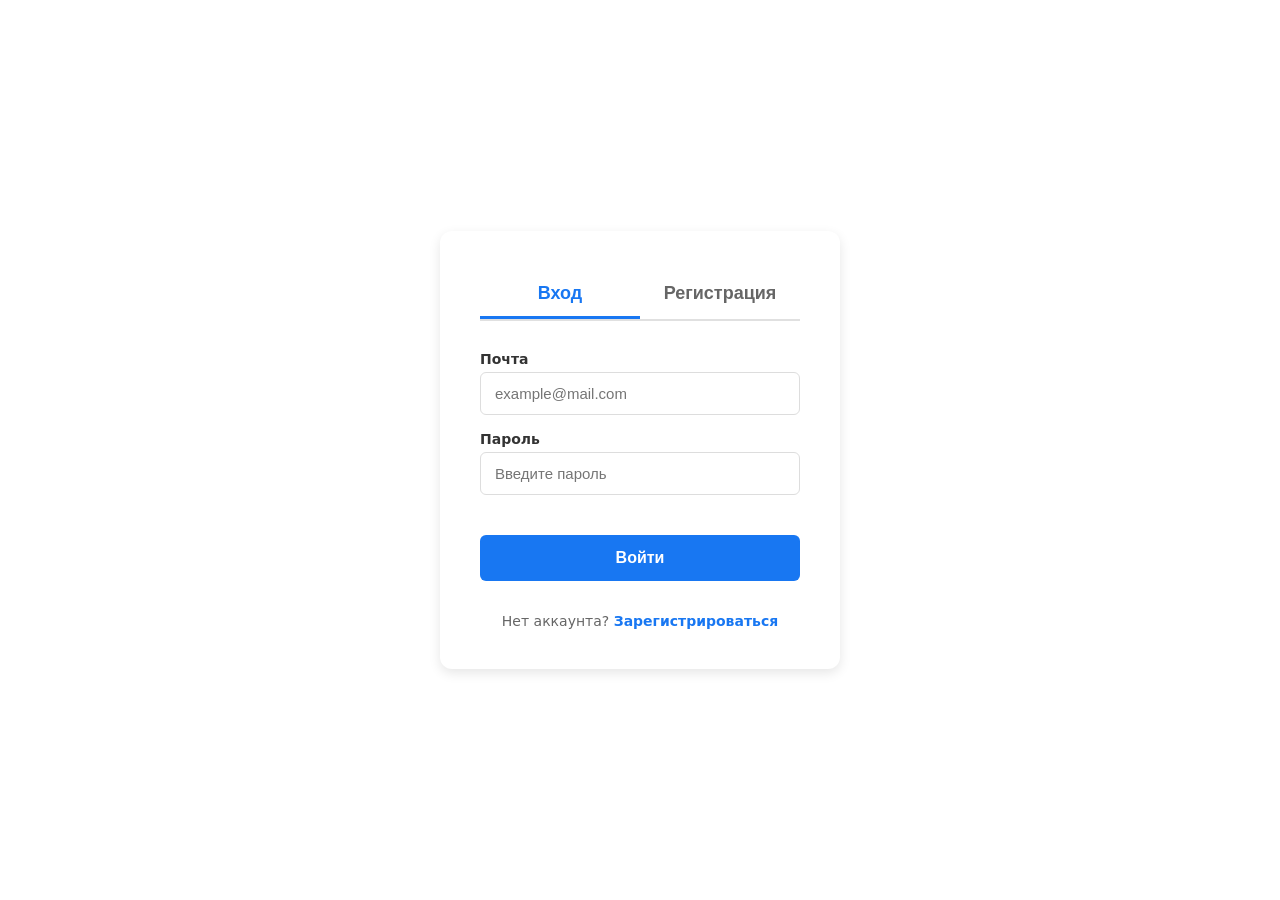
<file: frontend/index.html>
<!DOCTYPE html>
<html lang="en">
<head>
    <meta charset="UTF-8">
    <meta name="viewport" content="width=device-width, initial-scale=1.0">
    <link rel="stylesheet" href="style.css">
    <title>AI Finder</title>
</head>
<body>
    
    <div class="chat-window">
        <aside class="sidebar">
            <div class="sidebar-top">
                <a class="sidebar-logo" href="#" aria-label="AI Finder">
                    <span class="sidebar-logo-icon">
                        <svg width="22" height="22" viewBox="0 0 24 24" fill="none" aria-hidden="true">
                            <rect x="4" y="7" width="16" height="12" rx="3" stroke="currentColor" stroke-width="1.8"/>
                            <circle cx="9" cy="13" r="1.5" fill="currentColor"/>
                            <circle cx="15" cy="13" r="1.5" fill="currentColor"/>
                            <path d="M12 7V4" stroke="currentColor" stroke-width="1.8" stroke-linecap="round"/>
                            <circle cx="12" cy="3" r="1.2" fill="currentColor"/>
                        </svg>
                    </span>
                    <span class="sidebar-logo-text">AI Finder</span>
                </a>
                <button class="new-chat-btn" id="newChatBtn" type="button">
                    <i class="fas fa-plus"></i> + Новый чат
                </button>
                <div class="chat-history">
                    <div class="chat-history-title">История</div>
                    <div class="chat-history-list" id="chatHistoryList">
                        <div class="chat-history-empty">Чатов пока нет</div>
                    </div>
                </div>
            </div>

          <div class="sidebar-bottom">
    <div class="profile-card">
        <div class="profile-avatar">
            <i class="fas fa-user" style="color: white; font-size: 16px;"></i>
        </div>
        <div class="profile-info">
            <span class="profile-name" id="profileName"></span>
            <span class="profile-email" id="profileEmail"></span>
        </div>
        <div class="profile-menu-wrapper">
            <button class="profile-menu-btn" id="profileMenuBtn" title="Меню">
                <svg width="20" height="20" viewBox="0 0 24 24" fill="currentColor">
                    <circle cx="12" cy="5" r="2.5"/>
                    <circle cx="12" cy="12" r="2.5"/>
                    <circle cx="12" cy="19" r="2.5"/>
                </svg>
            </button>
            
            <div class="profile-dropdown" id="profileDropdown">
                <button class="dropdown-item" id="logoutBtn">
                    <i class="fas fa-sign-out-alt"></i> Выйти
                </button>
            </div>
        </div>
    </div>
</div>
        </aside>

        <main class="main-chat">
            <div class="chat-header">
                <h2><i class="fas fa-comment-dots" style="margin-right: 10px; color: #1a73e8;"></i>Новый чат</h2>
                <i class="fas fa-ellipsis-h"></i>
            </div>

            
            <div class="start-screen" id="startScreen">
                <div class="start-content">
                    <div class="logo">
                        <i class="fas fa-robot"></i>
                    </div>
                    <h1>Начните диалог</h1>
                    <p class="subtitle">Загрузите ваш документ и задайте вопрос</p>
                    <div class="start-input-wrapper">
                        <input type="text" id="startInput" placeholder="Введите запрос..." />
                        <div class="start-actions">
                            <button class="attach-btn" id="startAttachBtn" title="Прикрепить документ" type="button">
                                +
                            </button>
                            <button class="send-btn" id="startSendBtn" type="button">
                                ⮞
                            </button>
                        </div>
                    </div>
                </div>
            </div>

           
            <div class="messages-area hidden" id="messagesArea"></div>

            
            <div class="input-area" id="chatInputArea">
                <div id="selectedFilePreview" class="file-preview hidden"></div>

                <div class="input-wrapper">
                    <input type="text" id="chatInput" placeholder="Введите сообщение..." />
                    <div class="input-actions">
                        <input
                            type="file"
                            id="fileInput"
                            hidden
                            accept=".pdf,.docx,.txt,.md"
                        />

                        <button class="attach-btn" id="attachBtn" title="Прикрепить документ" type="button">
                            +
                        </button>
                        <button class="send-btn" id="chatSendBtn" type="button">
                            ⮞
                        </button>
                    </div>
                </div>
            </div>
        </main>
    </div>

  <script src="auth.js"></script>
  <script src="script2.js"></script>
</body>
</html>
</file>
<file: frontend/style.css>
* {
            margin: 0;
            padding: 0;
            box-sizing: border-box;
        }

        body {
            font-family: Arial, sans-serif;
            background: #f0f2f5;
            display: flex;
            justify-content: center;
            align-items: center;
            min-height: 100vh;
        }

        .container {
            background: white;
            padding: 40px;
            border-radius: 12px;
            box-shadow: 0 4px 12px rgba(0, 0, 0, 0.1);
            width: 400px;
            max-width: 95%;
        }

        
        .tabs {
            display: flex;
            margin-bottom: 30px;
            border-bottom: 2px solid #e0e0e0;
        }

        .tab-btn {
            flex: 1;
            padding: 12px;
            border: none;
            background: none;
            font-size: 18px;
            font-weight: 600;
            color: #666;
            cursor: pointer;
            transition: 0.3s;
            border-bottom: 3px solid transparent;
        }

        .tab-btn:hover {
            color: #1877f2;
        }

        .tab-btn.active {
            color: #1877f2;
            border-bottom-color: #1877f2;
        }

        
        .form {
            display: none;
            flex-direction: column;
            gap: 16px;
        }

        .form.active {
            display: flex;
        }

        .form-group {
            display: flex;
            flex-direction: column;
            gap: 5px;
        }

        .form-group label {
            font-size: 14px;
            font-weight: 600;
            color: #333;
        }

        .form-group input {
            padding: 12px 14px;
            border: 1px solid #ddd;
            border-radius: 6px;
            font-size: 15px;
            transition: 0.3s;
        }

        .form-group input:focus {
            outline: none;
            border-color: #1877f2;
            box-shadow: 0 0 0 3px rgba(24, 119, 242, 0.1);
        }

        .btn {
            padding: 14px;
            background: #1877f2;
            color: white;
            border: none;
            border-radius: 6px;
            font-size: 16px;
            font-weight: 600;
            cursor: pointer;
            transition: 0.3s;
            margin-top: 8px;
        }

        .btn:hover {
            background: #166fe5;
        }

        .btn:active {
            transform: scale(0.98);
        }

        .footer-text {
            text-align: center;
            font-size: 14px;
            color: #666;
            margin-top: 16px;
        }

        .footer-text a {
            color: #1877f2;
            text-decoration: none;
            font-weight: 600;
        }

        .footer-text a:hover {
            text-decoration: underline;
        }

        
        .error-msg {
            color: #e74c3c;
            font-size: 13px;
            
        } 

       * {
    margin: 0;
    padding: 0;
    box-sizing: border-box;
}

* {
    margin: 0;
    padding: 0;
    box-sizing: border-box;
}

body {
    background: #ffffff;
    display: flex;
    justify-content: center;
    align-items: center;
    min-height: 100vh;
    font-family: system-ui, -apple-system, 'Segoe UI', Roboto, sans-serif;
}

.chat-window {
    display: flex;
    width: 100vw;
    height: 100vh;
    background: #ffffff;
    overflow: hidden;
}


.sidebar {
    width: 260px;
    background: #f7f7f8;
    border-right: 1px solid #e4e4e7;
    display: flex;
    flex-direction: column;
    flex-shrink: 0;
    padding: 16px 12px 0 12px;
}

.sidebar-top {
    flex: 1;
    min-height: 0;
    display: flex;
    flex-direction: column;
    padding-bottom: 16px;
    overflow: hidden;
}

.sidebar-logo {
    display: flex;
    align-items: center;
    gap: 10px;
    padding: 8px 10px;
    margin-bottom: 20px;
    text-decoration: none;
    color: inherit;
    flex-shrink: 0;
    border-radius: 10px;
    transition: background 0.15s;
}

.sidebar-logo:hover {
    background: rgba(26, 115, 232, 0.06);
}

.sidebar-logo-icon {
    display: flex;
    align-items: center;
    justify-content: center;
    width: 36px;
    height: 36px;
    background: linear-gradient(135deg, #1a73e8 0%, #4285f4 100%);
    border-radius: 10px;
    color: #ffffff;
    flex-shrink: 0;
    box-shadow: 0 2px 8px rgba(26, 115, 232, 0.25);
}

.sidebar-logo-text {
    font-size: 17px;
    font-weight: 700;
    letter-spacing: -0.3px;
    color: #1c1c1e;
    line-height: 1.2;
}

.new-chat-btn {
    display: flex;
    align-items: center;
    justify-content: center;
    gap: 10px;
    background: #1a73e8;
    color: white;
    border: none;
    border-radius: 40px;
    padding: 10px 16px;
    font-size: 14px;
    font-weight: 600;
    cursor: pointer;
    width: calc(100% - 8px);
    margin-left: 8px;
    margin-top: 0;
    box-shadow: 0 2px 6px rgba(26, 115, 232, 0.25);
    letter-spacing: 0.2px;
    flex-shrink: 0;
    transition: background 0.15s;
}

.new-chat-btn:hover {
    background: #1557b0;
}

.new-chat-btn i {
    font-size: 16px;
    color: white;
}

.chat-history {
    flex: 1;
    margin-top: 18px;
    min-height: 0;
    display: flex;
    flex-direction: column;
    gap: 8px;
    overflow: hidden;
}

.chat-history-title {
    padding: 0 10px;
    font-size: 12px;
    font-weight: 700;
    line-height: 1.4;
    color: #6c6c70;
    text-transform: uppercase;
}

.chat-history-list {
    flex: 1;
    min-height: 0;
    display: flex;
    flex-direction: column;
    gap: 4px;
    overflow-y: auto;
    padding-right: 2px;
}

.chat-history-item {
    width: 100%;
    border: none;
    background: transparent;
    border-radius: 8px;
    padding: 9px 10px;
    text-align: left;
    color: #1c1c1e;
    cursor: pointer;
    font-family: inherit;
    transition: background 0.15s, color 0.15s;
}

.chat-history-item:hover {
    background: #ededf0;
}

.chat-history-item.active {
    background: #e6efff;
    color: #1557b0;
}

.chat-history-name,
.chat-history-date,
.chat-history-empty {
    display: block;
    overflow: hidden;
    text-overflow: ellipsis;
    white-space: nowrap;
}

.chat-history-name {
    font-size: 14px;
    font-weight: 500;
    line-height: 1.25;
}

.chat-history-date,
.chat-history-empty {
    margin-top: 3px;
    font-size: 12px;
    color: #7c7c82;
}

.chat-history-empty {
    padding: 8px 10px;
}

.sidebar-bottom {
     border-top: 1px solid #e4e4e7;
    padding: 12px 0 12px 0;
    margin-top: auto;
    flex-shrink: 0;
    background: #f7f7f8;
}

.profile-card {
     display: flex;
    align-items: center;
    gap: 12px;
    padding: 6px 10px;
    border-radius: 40px;
    background: #f0f0f2;
    cursor: default;
    position: relative;
}

.profile-avatar {
    width: 32px;
    height: 32px;
    background: #8e9aaf;
    border-radius: 50%;
    display: flex;
    align-items: center;
    justify-content: center;
    color: white;
    font-weight: 600;
    font-size: 14px;
    flex-shrink: 0;
}

.profile-info {
    flex: 1;
    display: flex;
    flex-direction: column;
    min-width: 0;
}

.profile-name {
    font-weight: 500;
    font-size: 14px;
    color: #1c1c1e;
    line-height: 1.3;
}

.profile-email {
     font-size: 11px;
    color: #6c6c70;
    white-space: nowrap;
    overflow: hidden;
    text-overflow: ellipsis;
}

.profile-icon {
    color: #6c6c70;
    font-size: 16px;
    margin-left: 4px;
}

.profile-menu-wrapper {
    position: relative;
    flex-shrink: 0;
}

.profile-menu-btn {
    background: transparent;
    border: none;
    color: #6c6c70;
    width: 32px;
    height: 32px;
    border-radius: 50%;
    display: flex;
    align-items: center;
    justify-content: center;
    cursor: pointer;
    transition: background 0.15s, color 0.15s;
    font-size: 18px;
}

.profile-menu-btn:hover {
    background: rgba(0, 0, 0, 0.06);
    color: #1c1c1e;
}

.profile-menu-btn:active {
    transform: scale(0.92);
}

.profile-dropdown {
    position: absolute;
    right: 0;
    bottom: calc(100% + 8px); 
    background: white;
    border-radius: 12px;
    box-shadow: 0 8px 24px rgba(0, 0, 0, 0.15);
    min-width: 180px;
    padding: 6px 0;
    opacity: 0;
    visibility: hidden;
    transform: translateY(8px); 
    transition: opacity 0.2s ease, transform 0.2s ease, visibility 0.2s ease;
    z-index: 1000;
}

.profile-dropdown.active {
    opacity: 1;
    visibility: visible;
    transform: translateY(0);
}

.dropdown-item {
    display: flex;
    align-items: center;
    gap: 12px;
    width: 100%;
    padding: 10px 16px;
    background: transparent;
    border: none;
    color: #1c1c1e;
    font-size: 14px;
    cursor: pointer;
    transition: background 0.15s;
    font-family: inherit;
}

.dropdown-item:hover {
    background: #f0f0f2;
}

.dropdown-item i {
    font-size: 16px;
    color: #6c6c70;
    width: 20px;
    text-align: center;
}

.dropdown-item.logout-item {
    color: #e53935;
}

.dropdown-item.logout-item i {
    color: #e53935;
}

.dropdown-item.logout-item:hover {
    background: #fde8e8;
}

.main-chat {
    flex: 1;
    display: flex;
    flex-direction: column;
    background: #ffffff;
    min-width: 0;
}

.chat-header {
    padding: 18px 28px;
    border-bottom: 1px solid #ececef;
    display: flex;
    align-items: center;
    justify-content: space-between;
    flex-shrink: 0;
    background: #fafafb;
}

.chat-header h2 {
    font-size: 18px;
    font-weight: 500;
    color: #1c1c1e;
    letter-spacing: -0.2px;
}

.chat-header i {
    color: #6c6c70;
    font-size: 18px;
    cursor: default;
}


.messages-area {
    flex: 1;
    padding: 40px 28px 20px 28px;
    overflow-y: auto;
    display: flex;
    flex-direction: column;
    align-items: center;
    gap: 22px;
    background: #ffffff;
}

.messages-area.hidden {
    display: none;
}

.message {
    display: flex;
    gap: 14px;
    width: 100%;
    max-width: 700px;
}

.message.user {
    flex-direction: row-reverse;
}

.message-avatar {
    width: 36px;
    height: 36px;
    border-radius: 50%;
    display: flex;
    align-items: center;
    justify-content: center;
    font-weight: 500;
    font-size: 16px;
    flex-shrink: 0;
    color: white;
}

.message-avatar.gpt {
    background: #1a73e8;
}

.message-avatar.user {
    background: #8e9aaf;
}

.message-bubble {
    background: #f1f3f5;
    padding: 12px 18px;
    border-radius: 18px;
    border-top-left-radius: 6px;
    font-size: 15px;
    line-height: 1.5;
    color: #1d1d1f;
    box-shadow: 0 1px 3px rgba(0,0,0,0.02);
    word-break: break-word;
    flex: 1;
}

.message.user .message-bubble {
    background: #1a73e8;
    color: white;
    border-top-left-radius: 18px;
    border-top-right-radius: 6px;
}

.message-bubble p {
    margin-bottom: 4px;
}
.message-bubble p:last-child {
    margin-bottom: 0;
}

.message-time {
    font-size: 11px;
    color: #8e8e93;
    margin-top: 5px;
    text-align: right;
}

.message.user .message-time {
    color: #c8d7f0;
}

.message-loader {
    display: inline-flex;
    align-items: center;
    gap: 10px;
    color: #6c6c70;
    font-size: 14px;
}

.message-spinner {
    width: 16px;
    height: 16px;
    border: 2px solid #cfd6df;
    border-top-color: #1a73e8;
    border-radius: 50%;
    flex-shrink: 0;
    animation: message-spin 0.8s linear infinite;
}

@keyframes message-spin {
    to {
        transform: rotate(360deg);
    }
}


.start-screen {
    flex: 1;
    display: flex;
    flex-direction: column;
    align-items: center;
    justify-content: center;
    padding: 40px;
    background: #ffffff;
}

.start-screen.hidden {
    display: none;
}

.start-content {
    display: flex;
    flex-direction: column;
    align-items: center;
    margin-top: -90px;
}

.start-screen .logo {
    font-size: 48px;
    color: #1a73e8;
    margin-bottom: 16px;
}

.start-screen h1 {
    font-size: 28px;
    font-weight: 500;
    color: #1c1c1e;
    margin-bottom: 8px;
}

.start-screen .subtitle {
    font-size: 16px;
    color: #6c6c70;
    margin-bottom: 32px;
}

.start-input-wrapper {
    display: flex;
    align-items: center;
    gap: 12px;
    background: white;
    border: 2px solid #d9d9de;
    border-radius: 40px;
    padding: 6px 6px 6px 24px;
    width: 600px;
    max-width: 600px;
    box-shadow: 0 4px 12px rgba(0,0,0,0.05);
    transition: border-color 0.2s, box-shadow 0.2s;
    margin-bottom: 70px;
}

.start-input-wrapper:focus-within {
    border-color: #1a73e8;
    box-shadow: 0 4px 16px rgba(26, 115, 232, 0.15);
}

.start-input-wrapper input {
    flex: 1;
    border: none;
    outline: none;
    font-size: 16px;
    padding: 14px 0;
    background: transparent;
    color: #1c1c1e;
}

.start-input-wrapper input::placeholder {
    color: #99999e;
}


.start-actions {
    display: flex;
    align-items: center;
    gap: 6px;
}


 .start-actions .attach-btn {
    background: transparent !important;
    color: #6c6c70;
    border: none;
    width: 36px;
    height: 36px;
    display: flex;
    align-items: center;
    justify-content: center;
    font-size: 28px;
    font-weight: 300;
    cursor: pointer;
    transition: color 0.15s, transform 0.1s;
    flex-shrink: 0;
    line-height: 1;
    padding: 0;
    border-radius: 0;
    box-shadow: none;
}

.start-actions .attach-btn:hover {
    color: #1a73e8;
}

.start-actions .attach-btn:active {
    transform: scale(0.85);
}


.start-actions .send-btn {
    background: #1a73e8;
    color: white;
    border: none;
    width: 40px;
    height: 40px;
    border-radius: 50%;
    display: flex;
    align-items: center;
    justify-content: center;
    font-size: 22px;
    font-weight: 700;
    cursor: pointer;
    transition: background 0.15s, transform 0.1s;
    flex-shrink: 0;
    line-height: 1;
    box-shadow: 0 2px 8px rgba(26, 115, 232, 0.25);
    margin-right: 10px;
}

.start-actions .send-btn:hover {
    background: #1557b0;
}

.start-actions .send-btn:active {
    transform: scale(0.92);
}


.input-area {
    padding: 16px 24px 24px 24px;
    border-top: 1px solid #ececef;
    background: #fafafb;
    flex-shrink: 0;
    display: none;
}

.input-area.active {
    display: block;
}

.file-preview {
    display: flex;
    align-items: center;
    gap: 12px;
    width: 100%;
    max-width: 700px;
    margin: 0 auto 10px auto;
    padding: 10px 12px;
    border: 1px solid #d9e4f7;
    border-radius: 14px;
    background: #f7faff;
    color: #1c1c1e;
    box-shadow: 0 1px 4px rgba(26, 115, 232, 0.08);
}

.file-preview.hidden {
    display: none;
}

.file-preview-icon {
    width: 34px;
    height: 34px;
    border-radius: 10px;
    background: #e8f0fe;
    color: #1a73e8;
    display: flex;
    align-items: center;
    justify-content: center;
    flex-shrink: 0;
    font-size: 18px;
    font-weight: 700;
}

.file-preview-info {
    min-width: 0;
    flex: 1;
    display: flex;
    flex-direction: column;
    gap: 2px;
}

.file-preview-name {
    font-size: 14px;
    font-weight: 600;
    line-height: 1.3;
    overflow: hidden;
    text-overflow: ellipsis;
    white-space: nowrap;
}

.file-preview-meta {
    font-size: 12px;
    line-height: 1.3;
    color: #6c6c70;
    overflow: hidden;
    text-overflow: ellipsis;
    white-space: nowrap;
}

.file-remove-btn {
    width: 30px;
    height: 30px;
    border: none;
    border-radius: 50%;
    background: transparent;
    color: #6c6c70;
    cursor: pointer;
    flex-shrink: 0;
    display: flex;
    align-items: center;
    justify-content: center;
    font-size: 18px;
    line-height: 1;
    transition: background 0.15s, color 0.15s, transform 0.1s;
}

.file-remove-btn:hover {
    background: #e8eef8;
    color: #1c1c1e;
}

.file-remove-btn:active {
    transform: scale(0.92);
}

.input-wrapper {
    display: flex;
    align-items: center;
    gap: 12px;
    background: white;
    border: 1px solid #d9d9de;
    border-radius: 40px;
    padding: 6px 6px 6px 20px;
    box-shadow: 0 2px 6px rgba(0,0,0,0.01);
    max-width: 700px;
    margin: 0 auto;
}

.input-wrapper input {
    flex: 1;
    border: none;
    outline: none;
    font-size: 15px;
    padding: 12px 0;
    background: transparent;
    color: #1c1c1e;
}

.input-wrapper input::placeholder {
    color: #99999e;
}

.input-actions {
    display: flex;
    align-items: center;
    gap: 6px;
}

.input-actions .attach-btn {
    background: transparent;
    color: #6c6c70;
    border: none;
    width: 32px;
    height: 32px;
    display: flex;
    align-items: center;
    justify-content: center;
    font-size: 24px;
    font-weight: 300;
    cursor: pointer;
    transition: color 0.15s, transform 0.1s;
    flex-shrink: 0;
    line-height: 1;
    padding: 0;
    border-radius: 0;
    box-shadow: none;
}

.input-actions .attach-btn:hover {
    color: #1a73e8;
}

.input-actions .attach-btn:active {
    transform: scale(0.85);
}


.input-actions .send-btn {
    background: #1a73e8;
    color: white;
    border: none;
    width: 40px;
    height: 40px;
    border-radius: 50%;
    display: flex;
    align-items: center;
    justify-content: center;
    font-size: 22px;
    font-weight: 700;
    cursor: pointer;
    transition: background 0.15s, transform 0.1s;
    flex-shrink: 0;
    box-shadow: 0 2px 8px rgba(26, 115, 232, 0.25);
    line-height: 1;
    margin-right: 10px;
}

.input-actions .send-btn:hover {
    background: #1557b0;
}

.input-actions .send-btn:active {
    transform: scale(0.92);
}


@media (max-width: 700px) {
    .sidebar {
        width: 200px;
        padding: 14px 10px 0 10px;
    }
    .sidebar-logo {
        padding: 6px 8px;
        margin-bottom: 16px;
        gap: 8px;
    }
    .sidebar-logo-icon {
        width: 32px;
        height: 32px;
        border-radius: 8px;
    }
    .sidebar-logo-text {
        font-size: 15px;
    }
    .new-chat-btn {
        font-size: 13px;
        padding: 7px 14px;
        margin-left: 6px;
        width: calc(100% - 6px);
    }
    
    .messages-area {
        padding: 24px 16px 16px 16px;
    }
    .start-input-wrapper {
        max-width: 100%;
        margin: 0 16px 70px 16px;
    }
    .start-content {
        margin-top: -40px;
    }
    .input-wrapper {
        max-width: 100%;
    }
    
    
    .start-actions .attach-btn {
        width: 32px;
        height: 32px;
        font-size: 24px;
    }
    
    
    .start-actions .send-btn {
        width: 44px;
        height: 44px;
        font-size: 22px;
        margin-right: 10px;
    }

    .profile-avatar {
        width: 28px;
        height: 28px;
        font-size: 12px;
    }
    .profile-name {
        font-size: 13px;
    }
    .profile-email {
        font-size: 10px;
    }
    .profile-menu-btn {
        width: 28px;
        height: 28px;
        font-size: 16px;
    }
    .profile-dropdown {
        min-width: 160px;
        right: -4px;
        bottom: calc(100% + 6px);
    }
    .dropdown-item {
        font-size: 13px;
        padding: 8px 14px;
    }

}


@media (max-width: 550px) {
    .sidebar {
        width: 170px;
        padding: 12px 8px 0 8px;
    }
    .new-chat-btn {
        font-size: 12px;
        padding: 6px 12px;
        margin-left: 4px;
        width: calc(100% - 4px);
        gap: 6px;
    }
    
    .sidebar-bottom {
        padding: 12px 0 12px 0;
    }
    .start-screen h1 {
        font-size: 22px;
    }
    .start-content {
        margin-top: -30px;
    }
    
    
    .start-actions .attach-btn {
        width: 30px;
        height: 30px;
        font-size: 22px;
    }
    
    
    .start-actions .send-btn {
        width: 40px;
        height: 40px;
        font-size: 20px;
        margin-right: 10px;
    }
    
    
    .input-actions .attach-btn {
        width: 28px;
        height: 28px;
        font-size: 20px;
    }
    
    
    .input-actions .send-btn {
        width: 40px;
        height: 40px;
        font-size: 20px;
        margin-right: 10px;
    }

    .profile-avatar {
        width: 26px;
        height: 26px;
        font-size: 11px;
    }
    .profile-name {
        font-size: 12px;
    }
    .profile-email {
        font-size: 9px;
    }
    .profile-menu-btn {
        width: 26px;
        height: 26px;
        font-size: 14px;
    }
    .profile-dropdown {
        min-width: 140px;
        right: -6px;
        bottom: calc(100% + 4px);
    }
    .dropdown-item {
        font-size: 12px;
        padding: 8px 12px;
    }
    .file-preview {
        max-width: 100%;
        padding: 9px 10px;
    }

    .file-preview-icon {
        width: 30px;
        height: 30px;
        border-radius: 9px;
        font-size: 16px;
    }

    .file-preview-name {
        font-size: 13px;
    }

    .file-preview-meta {
        font-size: 11px;
    }

}
</file>
